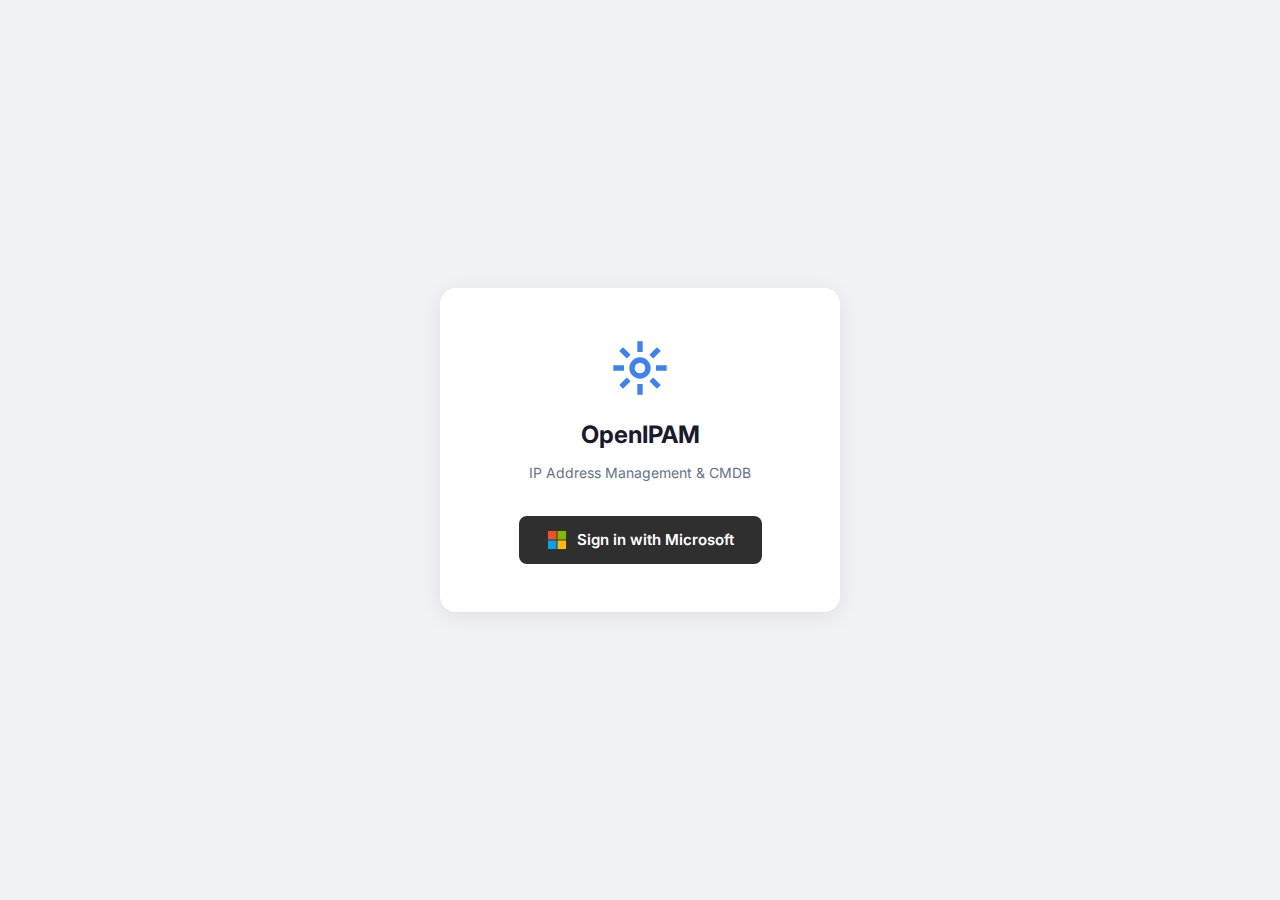
<file: login.html>
<!DOCTYPE html>
<html lang="en">
<head>
    <meta charset="UTF-8">
    <meta name="viewport" content="width=device-width, initial-scale=1.0">
    <title>OpenIPAM - Sign In</title>
    <link rel="stylesheet" href="styles.css">
    <link rel="preconnect" href="https://fonts.googleapis.com">
    <link rel="preconnect" href="https://fonts.gstatic.com" crossorigin>
    <link href="https://fonts.googleapis.com/css2?family=Inter:wght@300;400;500;600;700&display=swap" rel="stylesheet">
    <style>
        body {
            margin: 0;
            min-height: 100vh;
            display: flex;
            align-items: center;
            justify-content: center;
            background: var(--bg-primary, #f0f2f5);
            font-family: 'Inter', -apple-system, BlinkMacSystemFont, sans-serif;
        }
        .login-card {
            background: var(--bg-secondary, #ffffff);
            border-radius: 16px;
            box-shadow: 0 4px 24px rgba(0,0,0,0.08);
            padding: 48px 40px;
            text-align: center;
            max-width: 400px;
            width: 100%;
        }
        .login-logo {
            width: 64px;
            height: 64px;
            margin: 0 auto 16px;
            color: var(--accent, #3b82f6);
        }
        .login-title {
            font-size: 24px;
            font-weight: 700;
            margin: 0 0 8px;
            color: var(--text-primary, #1a1a2e);
        }
        .login-subtitle {
            font-size: 14px;
            color: var(--text-secondary, #64748b);
            margin: 0 0 32px;
        }
        .login-btn {
            display: inline-flex;
            align-items: center;
            gap: 10px;
            padding: 12px 28px;
            font-size: 15px;
            font-weight: 600;
            color: #fff;
            background: #2f2f2f;
            border: none;
            border-radius: 8px;
            cursor: pointer;
            text-decoration: none;
            transition: background 0.2s;
        }
        .login-btn:hover {
            background: #1a1a1a;
        }
        .login-btn svg {
            width: 20px;
            height: 20px;
        }
    </style>
</head>
<body>
    <div class="login-card">
        <div class="login-logo">
            <svg viewBox="0 0 24 24" fill="none" stroke="currentColor" stroke-width="2">
                <circle cx="12" cy="12" r="3"/>
                <path d="M12 2v4m0 12v4M2 12h4m12 0h4"/>
                <path d="M4.93 4.93l2.83 2.83m8.48 8.48l2.83 2.83M4.93 19.07l2.83-2.83m8.48-8.48l2.83-2.83"/>
            </svg>
        </div>
        <h1 class="login-title">OpenIPAM</h1>
        <p class="login-subtitle">IP Address Management &amp; CMDB</p>
        <a href="/auth/saml/login" class="login-btn">
            <svg viewBox="0 0 21 21" xmlns="http://www.w3.org/2000/svg">
                <rect x="1" y="1" width="9" height="9" fill="#f25022"/>
                <rect x="11" y="1" width="9" height="9" fill="#7fba00"/>
                <rect x="1" y="11" width="9" height="9" fill="#00a4ef"/>
                <rect x="11" y="11" width="9" height="9" fill="#ffb900"/>
            </svg>
            Sign in with Microsoft
        </a>
    </div>
</body>
</html>
</file>
<file: styles.css>
/* ============================================
   NetManager - IPAM & CMDB Modern UI
   Professional Design System
   ============================================ */

:root {
    /* Primary Colors */
    --primary-50: #eff6ff;
    --primary-100: #dbeafe;
    --primary-200: #bfdbfe;
    --primary-300: #93c5fd;
    --primary-400: #60a5fa;
    --primary-500: #3b82f6;
    --primary-600: #2563eb;
    --primary-700: #1d4ed8;
    --primary-800: #1e40af;
    --primary-900: #1e3a8a;

    /* Neutral Colors */
    --gray-50: #f9fafb;
    --gray-100: #f3f4f6;
    --gray-200: #e5e7eb;
    --gray-300: #d1d5db;
    --gray-400: #9ca3af;
    --gray-500: #6b7280;
    --gray-600: #4b5563;
    --gray-700: #374151;
    --gray-800: #1f2937;
    --gray-900: #111827;

    /* Semantic Colors */
    --success-50: #ecfdf5;
    --success-500: #10b981;
    --success-600: #059669;
    --warning-50: #fffbeb;
    --warning-500: #f59e0b;
    --warning-600: #d97706;
    --danger-50: #fef2f2;
    --danger-500: #ef4444;
    --danger-600: #dc2626;
    --info-50: #eff6ff;
    --info-500: #3b82f6;

    /* Gradients */
    --gradient-blue: linear-gradient(135deg, #667eea 0%, #764ba2 100%);
    --gradient-purple: linear-gradient(135deg, #f093fb 0%, #f5576c 100%);
    --gradient-green: linear-gradient(135deg, #4facfe 0%, #00f2fe 100%);
    --gradient-orange: linear-gradient(135deg, #fa709a 0%, #fee140 100%);

    /* Layout */
    --sidebar-width: 280px;
    --sidebar-collapsed: 80px;
    --header-height: 64px;
    --border-radius-sm: 6px;
    --border-radius: 10px;
    --border-radius-lg: 16px;
    --border-radius-xl: 24px;

    /* Shadows */
    --shadow-sm: 0 1px 2px 0 rgb(0 0 0 / 0.05);
    --shadow: 0 1px 3px 0 rgb(0 0 0 / 0.1), 0 1px 2px -1px rgb(0 0 0 / 0.1);
    --shadow-md: 0 4px 6px -1px rgb(0 0 0 / 0.1), 0 2px 4px -2px rgb(0 0 0 / 0.1);
    --shadow-lg: 0 10px 15px -3px rgb(0 0 0 / 0.1), 0 4px 6px -4px rgb(0 0 0 / 0.1);
    --shadow-xl: 0 20px 25px -5px rgb(0 0 0 / 0.1), 0 8px 10px -6px rgb(0 0 0 / 0.1);

    /* Transitions */
    --transition-fast: 150ms cubic-bezier(0.4, 0, 0.2, 1);
    --transition: 200ms cubic-bezier(0.4, 0, 0.2, 1);
    --transition-slow: 300ms cubic-bezier(0.4, 0, 0.2, 1);
}

/* ============================================
   Base Styles
   ============================================ */

* {
    margin: 0;
    padding: 0;
    box-sizing: border-box;
}

html {
    font-size: 14px;
    scroll-behavior: smooth;
}

body {
    font-family: 'Inter', -apple-system, BlinkMacSystemFont, 'Segoe UI', Roboto, sans-serif;
    background: var(--gray-50);
    color: var(--gray-800);
    line-height: 1.6;
    -webkit-font-smoothing: antialiased;
    -moz-osx-font-smoothing: grayscale;
}

/* ============================================
   Layout
   ============================================ */

.app-container {
    display: flex;
    min-height: 100vh;
}

/* ============================================
   Sidebar
   ============================================ */

.sidebar {
    width: var(--sidebar-width);
    background: linear-gradient(180deg, var(--gray-900) 0%, #0f172a 100%);
    color: white;
    position: fixed;
    height: 100vh;
    display: flex;
    flex-direction: column;
    z-index: 100;
    transition: width var(--transition-slow);
}

.logo {
    padding: 24px;
    display: flex;
    align-items: center;
    gap: 14px;
    border-bottom: 1px solid rgba(255, 255, 255, 0.08);
}

.logo-icon {
    width: 42px;
    height: 42px;
    background: var(--gradient-blue);
    border-radius: var(--border-radius);
    display: flex;
    align-items: center;
    justify-content: center;
    flex-shrink: 0;
}

.logo-icon svg {
    width: 24px;
    height: 24px;
    stroke: white;
}

.logo-text h1 {
    font-size: 1.35rem;
    font-weight: 700;
    letter-spacing: -0.025em;
}

.logo .subtitle {
    font-size: 0.75rem;
    color: var(--gray-400);
    font-weight: 500;
    text-transform: uppercase;
    letter-spacing: 0.05em;
}

.nav-section {
    padding: 20px 16px 8px;
}

.nav-section-title {
    font-size: 0.7rem;
    font-weight: 600;
    color: var(--gray-500);
    text-transform: uppercase;
    letter-spacing: 0.08em;
    padding: 0 12px;
    margin-bottom: 8px;
    display: block;
}

.nav-menu {
    list-style: none;
}

.nav-item {
    display: flex;
    align-items: center;
    gap: 12px;
    padding: 12px 16px;
    margin: 2px 0;
    border-radius: var(--border-radius);
    cursor: pointer;
    transition: all var(--transition);
    color: var(--gray-400);
    font-weight: 500;
    font-size: 0.95rem;
}

.nav-item svg {
    width: 20px;
    height: 20px;
    flex-shrink: 0;
    transition: all var(--transition);
}

.nav-item:hover {
    background: rgba(255, 255, 255, 0.06);
    color: white;
}

.nav-item.active {
    background: linear-gradient(135deg, var(--primary-600) 0%, var(--primary-700) 100%);
    color: white;
    box-shadow: 0 4px 12px rgba(59, 130, 246, 0.4);
}

.sidebar-footer {
    margin-top: auto;
    padding: 20px;
    border-top: 1px solid rgba(255, 255, 255, 0.08);
}

.storage-info {
    margin-bottom: 16px;
}

.storage-label {
    display: flex;
    justify-content: space-between;
    font-size: 0.75rem;
    color: var(--gray-400);
    margin-bottom: 8px;
}

.storage-bar {
    height: 4px;
    background: rgba(255, 255, 255, 0.1);
    border-radius: 2px;
    overflow: hidden;
}

.storage-fill {
    height: 100%;
    background: var(--primary-500);
    border-radius: 2px;
    transition: width var(--transition);
}

.btn-danger-outline {
    width: 100%;
    display: flex;
    align-items: center;
    justify-content: center;
    gap: 8px;
    padding: 10px 16px;
    background: transparent;
    border: 1px solid rgba(239, 68, 68, 0.3);
    border-radius: var(--border-radius);
    color: var(--danger-500);
    font-size: 0.85rem;
    font-weight: 500;
    cursor: pointer;
    transition: all var(--transition);
}

.btn-danger-outline svg {
    width: 16px;
    height: 16px;
}

.btn-danger-outline:hover {
    background: var(--danger-500);
    border-color: var(--danger-500);
    color: white;
}

/* ============================================
   Main Content
   ============================================ */

.main-content {
    flex: 1;
    margin-left: var(--sidebar-width);
    padding: 32px 40px;
    min-height: 100vh;
    background: var(--gray-50);
}

/* Pages */
.page {
    display: none;
    animation: fadeIn 0.3s ease;
}

.page.active {
    display: block;
}

@keyframes fadeIn {
    from { opacity: 0; transform: translateY(10px); }
    to { opacity: 1; transform: translateY(0); }
}

.page-header {
    display: flex;
    justify-content: space-between;
    align-items: flex-start;
    margin-bottom: 32px;
}

.page-title h2 {
    font-size: 1.75rem;
    font-weight: 700;
    color: var(--gray-900);
    letter-spacing: -0.025em;
}

.page-description {
    color: var(--gray-500);
    font-size: 0.95rem;
    margin-top: 4px;
}

.header-actions {
    display: flex;
    gap: 12px;
}

/* ============================================
   Buttons
   ============================================ */

.btn-primary {
    display: inline-flex;
    align-items: center;
    gap: 8px;
    padding: 10px 20px;
    background: linear-gradient(135deg, var(--primary-600) 0%, var(--primary-700) 100%);
    color: white;
    border: none;
    border-radius: var(--border-radius);
    font-size: 0.9rem;
    font-weight: 600;
    cursor: pointer;
    transition: all var(--transition);
    box-shadow: 0 2px 8px rgba(59, 130, 246, 0.3);
}

.btn-primary svg {
    width: 18px;
    height: 18px;
}

.btn-primary:hover {
    transform: translateY(-1px);
    box-shadow: 0 4px 12px rgba(59, 130, 246, 0.4);
}

.btn-primary:active {
    transform: translateY(0);
}

.btn-secondary {
    display: inline-flex;
    align-items: center;
    gap: 8px;
    padding: 10px 20px;
    background: white;
    color: var(--gray-700);
    border: 1px solid var(--gray-300);
    border-radius: var(--border-radius);
    font-size: 0.9rem;
    font-weight: 600;
    cursor: pointer;
    transition: all var(--transition);
}

.btn-secondary:hover {
    background: var(--gray-50);
    border-color: var(--gray-400);
}

.btn-link {
    background: none;
    border: none;
    color: var(--primary-600);
    font-weight: 500;
    cursor: pointer;
    padding: 0;
    font-size: inherit;
}

.btn-link:hover {
    text-decoration: underline;
}

.btn-icon {
    width: 36px;
    height: 36px;
    border: none;
    border-radius: var(--border-radius);
    cursor: pointer;
    display: inline-flex;
    align-items: center;
    justify-content: center;
    transition: all var(--transition);
    font-size: 1rem;
}

.btn-icon.view {
    background: var(--info-50);
    color: var(--info-500);
}

.btn-icon.edit {
    background: var(--warning-50);
    color: var(--warning-600);
}

.btn-icon.delete {
    background: var(--danger-50);
    color: var(--danger-500);
}

.btn-icon:hover {
    transform: scale(1.05);
}

/* ============================================
   Stats Cards
   ============================================ */

.stats-grid {
    display: grid;
    grid-template-columns: repeat(auto-fit, minmax(240px, 1fr));
    gap: 24px;
    margin-bottom: 32px;
}

.stat-card {
    background: white;
    border-radius: var(--border-radius-lg);
    padding: 24px;
    display: flex;
    align-items: center;
    gap: 20px;
    box-shadow: var(--shadow);
    position: relative;
    overflow: hidden;
    transition: all var(--transition);
}

.stat-card::before {
    content: '';
    position: absolute;
    top: 0;
    left: 0;
    right: 0;
    height: 4px;
}

.stat-card.gradient-blue::before { background: var(--gradient-blue); }
.stat-card.gradient-purple::before { background: var(--gradient-purple); }
.stat-card.gradient-green::before { background: var(--gradient-green); }
.stat-card.gradient-orange::before { background: var(--gradient-orange); }

.stat-card:hover {
    transform: translateY(-2px);
    box-shadow: var(--shadow-lg);
}

.stat-icon {
    width: 56px;
    height: 56px;
    border-radius: var(--border-radius);
    display: flex;
    align-items: center;
    justify-content: center;
    flex-shrink: 0;
}

.stat-card.gradient-blue .stat-icon { background: rgba(102, 126, 234, 0.1); color: #667eea; }
.stat-card.gradient-purple .stat-icon { background: rgba(240, 147, 251, 0.1); color: #f093fb; }
.stat-card.gradient-green .stat-icon { background: rgba(79, 172, 254, 0.1); color: #4facfe; }
.stat-card.gradient-orange .stat-icon { background: rgba(250, 112, 154, 0.1); color: #fa709a; }

.stat-icon svg {
    width: 28px;
    height: 28px;
}

.stat-info {
    display: flex;
    flex-direction: column;
}

.stat-value {
    font-size: 2rem;
    font-weight: 700;
    line-height: 1;
    color: var(--gray-900);
}

.stat-label {
    color: var(--gray-500);
    font-size: 0.9rem;
    margin-top: 6px;
    font-weight: 500;
}

.stat-trend {
    margin-left: auto;
}

.stat-trend svg {
    width: 24px;
    height: 24px;
}

.stat-trend.up { color: var(--success-500); }
.stat-trend.down { color: var(--danger-500); }

/* ============================================
   Cards
   ============================================ */

.card {
    background: white;
    border-radius: var(--border-radius-lg);
    box-shadow: var(--shadow);
    margin-bottom: 24px;
    overflow: hidden;
}

.card-header {
    display: flex;
    justify-content: space-between;
    align-items: center;
    padding: 20px 24px;
    border-bottom: 1px solid var(--gray-100);
}

.card-header h3 {
    font-size: 1.1rem;
    font-weight: 600;
    color: var(--gray-900);
}

.card-link {
    color: var(--primary-600);
    font-size: 0.85rem;
    font-weight: 500;
    text-decoration: none;
}

.card-link:hover {
    text-decoration: underline;
}

.card-actions {
    display: flex;
    gap: 12px;
}

.card-body {
    padding: 24px;
}

.card-body.no-padding {
    padding: 0;
}

/* ============================================
   Dashboard Grid
   ============================================ */

.dashboard-grid {
    display: grid;
    grid-template-columns: repeat(auto-fit, minmax(400px, 1fr));
    gap: 24px;
    margin-bottom: 24px;
}

/* Utilization Chart */
.utilization-chart {
    display: flex;
    align-items: center;
    gap: 40px;
}

.donut-chart {
    position: relative;
    width: 160px;
    height: 160px;
    flex-shrink: 0;
}

.donut-chart svg {
    width: 100%;
    height: 100%;
    transform: rotate(-90deg);
}

.donut-ring {
    fill: none;
    stroke: var(--gray-100);
    stroke-width: 3;
}

.donut-segment {
    fill: none;
    stroke: var(--primary-500);
    stroke-width: 3;
    stroke-linecap: round;
    transition: stroke-dasharray 0.5s ease;
}

.donut-center {
    position: absolute;
    top: 50%;
    left: 50%;
    transform: translate(-50%, -50%);
    text-align: center;
}

.donut-value {
    font-size: 1.75rem;
    font-weight: 700;
    color: var(--gray-900);
    display: block;
}

.donut-label {
    font-size: 0.85rem;
    color: var(--gray-500);
}

.utilization-legend {
    flex: 1;
}

.legend-item {
    display: flex;
    align-items: center;
    gap: 12px;
    padding: 12px 0;
    border-bottom: 1px solid var(--gray-100);
}

.legend-item:last-child {
    border-bottom: none;
}

.legend-dot {
    width: 12px;
    height: 12px;
    border-radius: 50%;
}

.legend-dot.assigned { background: var(--primary-500); }
.legend-dot.available { background: var(--success-500); }
.legend-dot.reserved { background: var(--warning-500); }

.legend-label {
    flex: 1;
    color: var(--gray-600);
}

.legend-value {
    font-weight: 600;
    color: var(--gray-900);
}

/* Companies List */
.companies-list {
    max-height: 280px;
    overflow-y: auto;
}

.company-item {
    display: flex;
    align-items: center;
    gap: 16px;
    padding: 16px;
    border-bottom: 1px solid var(--gray-100);
    transition: background var(--transition);
}

.company-item:last-child {
    border-bottom: none;
}

.company-item:hover {
    background: var(--gray-50);
}

.company-color {
    width: 12px;
    height: 40px;
    border-radius: 4px;
    flex-shrink: 0;
}

.company-info {
    flex: 1;
}

.company-info h4 {
    font-weight: 600;
    color: var(--gray-900);
    margin-bottom: 2px;
}

.company-info span {
    font-size: 0.85rem;
    color: var(--gray-500);
}

.company-stats {
    display: flex;
    gap: 16px;
    font-size: 0.85rem;
}

.company-stats span {
    color: var(--gray-500);
}

.company-stats strong {
    color: var(--gray-700);
}

.empty-state {
    text-align: center;
    padding: 40px 20px;
    color: var(--gray-400);
}

.empty-state svg {
    width: 48px;
    height: 48px;
    margin-bottom: 16px;
    opacity: 0.5;
}

.empty-state span {
    display: block;
    margin-bottom: 12px;
}

/* Companies Grid */
.companies-grid {
    display: grid;
    grid-template-columns: repeat(auto-fill, minmax(320px, 1fr));
    gap: 24px;
}

.company-card {
    background: white;
    border-radius: var(--border-radius-lg);
    box-shadow: var(--shadow);
    padding: 24px;
    transition: all var(--transition);
    cursor: pointer;
    position: relative;
    overflow: hidden;
}

.company-card::before {
    content: '';
    position: absolute;
    top: 0;
    left: 0;
    right: 0;
    height: 4px;
    background: var(--primary-500);
}

.company-card:hover {
    transform: translateY(-4px);
    box-shadow: var(--shadow-xl);
}

.company-card.add-new {
    border: 2px dashed var(--gray-300);
    background: transparent;
    box-shadow: none;
    display: flex;
    flex-direction: column;
    align-items: center;
    justify-content: center;
    min-height: 200px;
    color: var(--gray-400);
}

.company-card.add-new::before {
    display: none;
}

.company-card.add-new:hover {
    border-color: var(--primary-400);
    color: var(--primary-600);
    background: var(--primary-50);
}

.add-icon {
    width: 48px;
    height: 48px;
    border-radius: 50%;
    background: var(--gray-100);
    display: flex;
    align-items: center;
    justify-content: center;
    margin-bottom: 12px;
    transition: all var(--transition);
}

.company-card.add-new:hover .add-icon {
    background: var(--primary-100);
}

.add-icon svg {
    width: 24px;
    height: 24px;
}

.company-card-header {
    display: flex;
    align-items: flex-start;
    gap: 16px;
    margin-bottom: 20px;
}

.company-card-icon {
    width: 48px;
    height: 48px;
    border-radius: var(--border-radius);
    display: flex;
    align-items: center;
    justify-content: center;
    font-size: 1.25rem;
    font-weight: 700;
    color: white;
    flex-shrink: 0;
}

.company-card-title h3 {
    font-size: 1.15rem;
    font-weight: 600;
    color: var(--gray-900);
    margin-bottom: 4px;
}

.company-card-title span {
    font-size: 0.85rem;
    color: var(--gray-500);
}

.company-card-stats {
    display: grid;
    grid-template-columns: repeat(3, 1fr);
    gap: 16px;
    padding-top: 20px;
    border-top: 1px solid var(--gray-100);
}

.company-stat {
    text-align: center;
}

.company-stat-value {
    font-size: 1.25rem;
    font-weight: 700;
    color: var(--gray-900);
    display: block;
}

.company-stat-label {
    font-size: 0.75rem;
    color: var(--gray-500);
    text-transform: uppercase;
    letter-spacing: 0.05em;
}

.company-card-actions {
    position: absolute;
    top: 16px;
    right: 16px;
    display: flex;
    gap: 8px;
    opacity: 0;
    transition: opacity var(--transition);
}

.company-card:hover .company-card-actions {
    opacity: 1;
}

/* ============================================
   Tables
   ============================================ */

.table-responsive {
    overflow-x: auto;
}

.data-table {
    width: 100%;
    border-collapse: collapse;
}

.data-table th,
.data-table td {
    padding: 16px 20px;
    text-align: left;
}

.data-table th {
    background: var(--gray-50);
    font-weight: 600;
    font-size: 0.8rem;
    text-transform: uppercase;
    letter-spacing: 0.05em;
    color: var(--gray-600);
    border-bottom: 1px solid var(--gray-200);
    white-space: nowrap;
}

.data-table th.sortable {
    cursor: pointer;
    user-select: none;
    transition: background var(--transition);
}

.data-table th.sortable:hover {
    background: var(--gray-100);
}

.data-table tbody tr {
    border-bottom: 1px solid var(--gray-100);
    transition: background var(--transition);
}

.data-table tbody tr:hover {
    background: var(--gray-50);
}

.data-table tbody tr:last-child {
    border-bottom: none;
}

.data-table .empty-message {
    text-align: center;
    color: var(--gray-400);
    padding: 48px 20px;
}

/* Status Badges */
.status-badge {
    display: inline-flex;
    align-items: center;
    padding: 4px 12px;
    border-radius: 20px;
    font-size: 0.8rem;
    font-weight: 600;
    text-transform: capitalize;
}

.status-badge.running,
.status-badge.assigned {
    background: var(--success-50);
    color: var(--success-600);
}

.status-badge.stopped {
    background: var(--danger-50);
    color: var(--danger-600);
}

.status-badge.available {
    background: var(--info-50);
    color: var(--info-500);
}

.status-badge.reserved {
    background: var(--warning-50);
    color: var(--warning-600);
}

/* Company Badge */
.company-badge {
    display: inline-flex;
    align-items: center;
    gap: 8px;
    padding: 4px 10px;
    border-radius: var(--border-radius-sm);
    font-size: 0.85rem;
    font-weight: 500;
}

.company-badge-dot {
    width: 8px;
    height: 8px;
    border-radius: 50%;
}

/* Resource Display */
.resource-display {
    display: flex;
    flex-direction: column;
    gap: 4px;
    font-size: 0.85rem;
}

.resource-display span {
    display: flex;
    align-items: center;
    gap: 6px;
    color: var(--gray-600);
}

.resource-display .icon {
    width: 14px;
    height: 14px;
    opacity: 0.6;
}

/* Usage Bar */
.usage-bar-container {
    display: flex;
    align-items: center;
    gap: 12px;
}

.usage-bar {
    flex: 1;
    height: 8px;
    background: var(--gray-100);
    border-radius: 4px;
    overflow: hidden;
    min-width: 80px;
}

.usage-bar-fill {
    height: 100%;
    border-radius: 4px;
    transition: width var(--transition);
}

.usage-bar-fill.low { background: var(--success-500); }
.usage-bar-fill.medium { background: var(--warning-500); }
.usage-bar-fill.high { background: var(--danger-500); }

.usage-text {
    font-size: 0.85rem;
    font-weight: 500;
    color: var(--gray-600);
    white-space: nowrap;
}

/* ============================================
   Filters Bar
   ============================================ */

.filters-bar {
    display: flex;
    gap: 16px;
    margin-bottom: 24px;
    flex-wrap: wrap;
}

.search-box {
    position: relative;
    flex: 1;
    min-width: 250px;
    max-width: 400px;
}

.search-box svg {
    position: absolute;
    left: 14px;
    top: 50%;
    transform: translateY(-50%);
    width: 18px;
    height: 18px;
    color: var(--gray-400);
    pointer-events: none;
}

.search-box input {
    width: 100%;
    padding: 12px 16px 12px 44px;
    background: white;
    border: 1px solid var(--gray-200);
    border-radius: var(--border-radius);
    font-size: 0.95rem;
    transition: all var(--transition);
}

.search-box input:focus {
    outline: none;
    border-color: var(--primary-500);
    box-shadow: 0 0 0 3px rgba(59, 130, 246, 0.1);
}

.filters-bar select {
    padding: 12px 16px;
    background: white;
    border: 1px solid var(--gray-200);
    border-radius: var(--border-radius);
    font-size: 0.95rem;
    color: var(--gray-700);
    cursor: pointer;
    transition: all var(--transition);
    min-width: 160px;
}

.filters-bar select:focus {
    outline: none;
    border-color: var(--primary-500);
}

.select-small {
    padding: 8px 12px;
    font-size: 0.85rem;
    background: var(--gray-50);
    border: 1px solid var(--gray-200);
    border-radius: var(--border-radius-sm);
    color: var(--gray-700);
    cursor: pointer;
}

/* ============================================
   Modals
   ============================================ */

.modal-overlay {
    position: fixed;
    top: 0;
    left: 0;
    width: 100%;
    height: 100%;
    background: rgba(0, 0, 0, 0.5);
    backdrop-filter: blur(4px);
    z-index: 200;
    opacity: 0;
    visibility: hidden;
    transition: all var(--transition);
}

.modal-overlay.active {
    opacity: 1;
    visibility: visible;
}

.modal {
    position: fixed;
    top: 50%;
    left: 50%;
    transform: translate(-50%, -50%) scale(0.95);
    background: white;
    border-radius: var(--border-radius-lg);
    box-shadow: var(--shadow-xl);
    z-index: 201;
    width: 90%;
    max-width: 540px;
    max-height: 90vh;
    overflow: hidden;
    opacity: 0;
    visibility: hidden;
    transition: all var(--transition);
}

.modal.modal-large {
    max-width: 720px;
}

.modal.active {
    opacity: 1;
    visibility: visible;
    transform: translate(-50%, -50%) scale(1);
}

.modal-header {
    display: flex;
    justify-content: space-between;
    align-items: center;
    padding: 20px 24px;
    border-bottom: 1px solid var(--gray-100);
}

.modal-header h3 {
    font-size: 1.25rem;
    font-weight: 600;
    color: var(--gray-900);
}

.modal-close {
    width: 36px;
    height: 36px;
    border: none;
    background: var(--gray-100);
    border-radius: var(--border-radius);
    font-size: 1.5rem;
    color: var(--gray-500);
    cursor: pointer;
    display: flex;
    align-items: center;
    justify-content: center;
    transition: all var(--transition);
    line-height: 1;
}

.modal-close:hover {
    background: var(--gray-200);
    color: var(--gray-700);
}

.modal-body {
    padding: 24px;
    max-height: calc(90vh - 80px);
    overflow-y: auto;
}

/* Quick Add Options */
.quick-add-options {
    display: grid;
    grid-template-columns: repeat(3, 1fr);
    gap: 16px;
}

.quick-option {
    display: flex;
    flex-direction: column;
    align-items: center;
    gap: 12px;
    padding: 24px;
    border: 2px solid var(--gray-200);
    border-radius: var(--border-radius);
    cursor: pointer;
    transition: all var(--transition);
}

.quick-option:hover {
    border-color: var(--primary-500);
    background: var(--primary-50);
}

.quick-option svg {
    width: 32px;
    height: 32px;
    color: var(--gray-500);
    transition: color var(--transition);
}

.quick-option:hover svg {
    color: var(--primary-600);
}

.quick-option span {
    font-weight: 600;
    color: var(--gray-700);
}

/* ============================================
   Forms
   ============================================ */

.form-group {
    margin-bottom: 20px;
}

.form-group label {
    display: block;
    margin-bottom: 8px;
    font-weight: 500;
    font-size: 0.9rem;
    color: var(--gray-700);
}

.form-group input,
.form-group select,
.form-group textarea {
    width: 100%;
    padding: 12px 16px;
    background: white;
    border: 1px solid var(--gray-300);
    border-radius: var(--border-radius);
    font-size: 0.95rem;
    color: var(--gray-800);
    transition: all var(--transition);
}

.form-group input:focus,
.form-group select:focus,
.form-group textarea:focus {
    outline: none;
    border-color: var(--primary-500);
    box-shadow: 0 0 0 3px rgba(59, 130, 246, 0.1);
}

.form-group textarea {
    min-height: 100px;
    resize: vertical;
}

.form-group input::placeholder {
    color: var(--gray-400);
}

.form-row {
    display: grid;
    grid-template-columns: repeat(auto-fit, minmax(180px, 1fr));
    gap: 16px;
}

.form-section-title {
    font-size: 0.85rem;
    font-weight: 600;
    text-transform: uppercase;
    letter-spacing: 0.05em;
    color: var(--gray-500);
    margin: 24px 0 16px;
    padding-bottom: 8px;
    border-bottom: 1px solid var(--gray-200);
}

.form-section-title:first-child {
    margin-top: 0;
}

.form-actions {
    display: flex;
    justify-content: flex-end;
    gap: 12px;
    margin-top: 24px;
    padding-top: 20px;
    border-top: 1px solid var(--gray-100);
}

.help-text {
    display: block;
    margin-top: 6px;
    font-size: 0.8rem;
    color: var(--gray-500);
}

.help-text.success {
    color: var(--success-600);
}

/* Color Picker */
.color-picker {
    display: flex;
    align-items: center;
    gap: 12px;
}

.color-picker input[type="color"] {
    width: 48px;
    height: 48px;
    padding: 0;
    border: 2px solid var(--gray-200);
    border-radius: var(--border-radius);
    cursor: pointer;
}

/* Checkbox */
.checkbox-group {
    margin: 16px 0;
}

.checkbox-label {
    display: flex;
    align-items: center;
    gap: 12px;
    cursor: pointer;
    font-size: 0.95rem;
    color: var(--gray-700);
}

.checkbox-label input[type="checkbox"] {
    width: 20px;
    height: 20px;
    accent-color: var(--primary-600);
}

/* Radio */
.radio-group {
    display: flex;
    flex-wrap: wrap;
    gap: 16px;
}

.radio-label {
    display: flex;
    align-items: center;
    gap: 8px;
    cursor: pointer;
    font-size: 0.95rem;
    color: var(--gray-700);
}

.radio-label input[type="radio"] {
    width: 18px;
    height: 18px;
    accent-color: var(--primary-600);
}

/* ============================================
   Import/Export
   ============================================ */

.import-export-grid {
    display: grid;
    grid-template-columns: repeat(auto-fit, minmax(320px, 1fr));
    gap: 24px;
}

.file-upload-area {
    border: 2px dashed var(--gray-300);
    border-radius: var(--border-radius-lg);
    padding: 48px 24px;
    text-align: center;
    cursor: pointer;
    transition: all var(--transition);
    position: relative;
    background: var(--gray-50);
}

.file-upload-area:hover,
.file-upload-area.dragover {
    border-color: var(--primary-500);
    background: var(--primary-50);
}

.file-upload-area input[type="file"] {
    position: absolute;
    top: 0;
    left: 0;
    width: 100%;
    height: 100%;
    opacity: 0;
    cursor: pointer;
}

.file-upload-area.small {
    padding: 32px 20px;
}

.upload-icon {
    width: 64px;
    height: 64px;
    margin: 0 auto 16px;
    background: white;
    border-radius: 50%;
    display: flex;
    align-items: center;
    justify-content: center;
    box-shadow: var(--shadow);
}

.upload-icon svg {
    width: 28px;
    height: 28px;
    color: var(--primary-500);
}

.upload-icon.small {
    width: 48px;
    height: 48px;
}

.upload-icon.small svg {
    width: 22px;
    height: 22px;
}

.upload-text {
    font-weight: 600;
    color: var(--gray-700);
    margin-bottom: 4px;
}

.upload-subtext {
    font-size: 0.85rem;
    color: var(--gray-500);
}

.csv-format-details {
    margin-top: 16px;
}

.csv-format-details summary {
    font-size: 0.85rem;
    color: var(--primary-600);
    cursor: pointer;
    font-weight: 500;
}

.csv-format {
    display: block;
    margin-top: 12px;
    padding: 12px 16px;
    background: var(--gray-100);
    border-radius: var(--border-radius);
    font-size: 0.8rem;
    font-family: monospace;
    overflow-x: auto;
    white-space: nowrap;
}

.import-status {
    margin-top: 16px;
    padding: 16px;
    border-radius: var(--border-radius);
    display: none;
}

.import-status.success {
    display: block;
    background: var(--success-50);
    border: 1px solid var(--success-500);
    color: var(--success-600);
}

.import-status.error {
    display: block;
    background: var(--danger-50);
    border: 1px solid var(--danger-500);
    color: var(--danger-600);
}

/* Export Options */
.export-options {
    display: flex;
    flex-direction: column;
    gap: 12px;
}

.export-option {
    display: flex;
    align-items: center;
    gap: 16px;
    padding: 16px;
    border: 1px solid var(--gray-200);
    border-radius: var(--border-radius);
    cursor: pointer;
    transition: all var(--transition);
}

.export-option:hover {
    border-color: var(--primary-500);
    background: var(--primary-50);
}

.export-icon {
    width: 48px;
    height: 48px;
    background: var(--gray-100);
    border-radius: var(--border-radius);
    display: flex;
    align-items: center;
    justify-content: center;
    transition: all var(--transition);
}

.export-option:hover .export-icon {
    background: var(--primary-100);
}

.export-icon svg {
    width: 24px;
    height: 24px;
    color: var(--gray-600);
}

.export-option:hover .export-icon svg {
    color: var(--primary-600);
}

.export-info {
    flex: 1;
}

.export-title {
    display: block;
    font-weight: 600;
    color: var(--gray-800);
}

.export-desc {
    font-size: 0.85rem;
    color: var(--gray-500);
}

/* ============================================
   Toast Notifications
   ============================================ */

.toast {
    position: fixed;
    bottom: 32px;
    right: 32px;
    display: flex;
    align-items: center;
    gap: 12px;
    padding: 16px 24px;
    background: white;
    border-radius: var(--border-radius);
    box-shadow: var(--shadow-xl);
    z-index: 300;
    transform: translateY(100px);
    opacity: 0;
    transition: all var(--transition-slow);
}

.toast.show {
    transform: translateY(0);
    opacity: 1;
}

.toast-icon {
    width: 24px;
    height: 24px;
    border-radius: 50%;
    display: flex;
    align-items: center;
    justify-content: center;
}

.toast.success .toast-icon {
    background: var(--success-50);
    color: var(--success-500);
}

.toast.error .toast-icon {
    background: var(--danger-50);
    color: var(--danger-500);
}

.toast.info .toast-icon {
    background: var(--info-50);
    color: var(--info-500);
}

.toast-message {
    font-weight: 500;
    color: var(--gray-700);
}

/* ============================================
   Host Details
   ============================================ */

.host-details-grid {
    display: grid;
    grid-template-columns: repeat(2, 1fr);
    gap: 16px;
}

.detail-item {
    padding: 16px;
    background: var(--gray-50);
    border-radius: var(--border-radius);
}

.detail-item label {
    font-size: 0.75rem;
    font-weight: 600;
    color: var(--gray-500);
    text-transform: uppercase;
    letter-spacing: 0.05em;
    display: block;
    margin-bottom: 4px;
}

.detail-item .value {
    font-size: 1rem;
    font-weight: 500;
    color: var(--gray-800);
}

.detail-item.full-width {
    grid-column: 1 / -1;
}

/* IP List Grid */
.ip-list-grid {
    display: grid;
    grid-template-columns: repeat(auto-fill, minmax(260px, 1fr));
    gap: 12px;
    max-height: 400px;
    overflow-y: auto;
    padding: 4px;
}

.ip-item {
    display: flex;
    justify-content: space-between;
    align-items: center;
    padding: 12px 16px;
    background: var(--gray-50);
    border-radius: var(--border-radius);
    border-left: 4px solid var(--gray-300);
    transition: all var(--transition);
}

.ip-item:hover {
    background: white;
    box-shadow: var(--shadow);
}

.ip-item.assigned {
    border-left-color: var(--success-500);
    background: var(--success-50);
}

.ip-item.reserved {
    border-left-color: var(--warning-500);
    background: var(--warning-50);
}

.ip-address {
    font-family: 'SF Mono', Monaco, 'Courier New', monospace;
    font-weight: 600;
    color: var(--gray-800);
}

.ip-host {
    font-size: 0.85rem;
    color: var(--gray-500);
    margin-top: 2px;
}

/* ============================================
   Responsive Design
   ============================================ */

@media (max-width: 1024px) {
    .main-content {
        padding: 24px;
    }

    .dashboard-grid {
        grid-template-columns: 1fr;
    }
}

@media (max-width: 768px) {
    .sidebar {
        width: var(--sidebar-collapsed);
    }

    .logo-text,
    .nav-section-title,
    .nav-item span,
    .sidebar-footer .storage-info,
    .btn-danger-outline span {
        display: none;
    }

    .logo {
        padding: 16px;
        justify-content: center;
    }

    .nav-item {
        justify-content: center;
        padding: 14px;
    }

    .sidebar-footer {
        padding: 16px;
    }

    .btn-danger-outline {
        padding: 12px;
    }

    .btn-danger-outline svg {
        margin: 0;
    }

    .main-content {
        margin-left: var(--sidebar-collapsed);
        padding: 20px;
    }

    .page-header {
        flex-direction: column;
        gap: 16px;
    }

    .stats-grid {
        grid-template-columns: repeat(2, 1fr);
    }

    .filters-bar {
        flex-direction: column;
    }

    .search-box {
        max-width: none;
    }

    .host-details-grid {
        grid-template-columns: 1fr;
    }

    .quick-add-options {
        grid-template-columns: 1fr;
    }

    .utilization-chart {
        flex-direction: column;
    }
}

/* ============================================
   Scrollbar Styling
   ============================================ */

::-webkit-scrollbar {
    width: 8px;
    height: 8px;
}

::-webkit-scrollbar-track {
    background: var(--gray-100);
    border-radius: 4px;
}

::-webkit-scrollbar-thumb {
    background: var(--gray-300);
    border-radius: 4px;
}

::-webkit-scrollbar-thumb:hover {
    background: var(--gray-400);
}

/* ============================================
   Animations
   ============================================ */

@keyframes pulse {
    0%, 100% { opacity: 1; }
    50% { opacity: 0.5; }
}

@keyframes spin {
    from { transform: rotate(0deg); }
    to { transform: rotate(360deg); }
}

.loading {
    animation: pulse 1.5s ease-in-out infinite;
}

.spinner {
    animation: spin 1s linear infinite;
}

/* ============================================
   Bulk Edit Styles
   ============================================ */

/* Checkbox Column */
.checkbox-col {
    width: 48px;
    text-align: center !important;
}

.checkbox-col input[type="checkbox"],
.data-table td:first-child input[type="checkbox"] {
    width: 18px;
    height: 18px;
    accent-color: var(--primary-600);
    cursor: pointer;
}

/* Selected Row Highlighting */
.data-table tbody tr.selected {
    background: var(--primary-50) !important;
}

.data-table tbody tr.selected:hover {
    background: var(--primary-100) !important;
}

/* Bulk Edit Button */
#bulkEditHostsBtn,
#bulkEditIPsBtn {
    background: linear-gradient(135deg, var(--warning-500) 0%, var(--warning-600) 100%);
    color: white;
    border-color: var(--warning-500);
    box-shadow: 0 2px 8px rgba(245, 158, 11, 0.3);
}

#bulkEditHostsBtn:hover,
#bulkEditIPsBtn:hover {
    transform: translateY(-1px);
    box-shadow: 0 4px 12px rgba(245, 158, 11, 0.4);
}

#bulkEditHostsBtn svg,
#bulkEditIPsBtn svg {
    width: 18px;
    height: 18px;
}

/* Bulk Edit Info Banner */
.bulk-edit-info {
    display: flex;
    align-items: center;
    gap: 12px;
    padding: 16px;
    background: var(--info-50);
    border-radius: var(--border-radius);
    margin-bottom: 20px;
    border: 1px solid var(--primary-200);
}

.bulk-edit-info svg {
    width: 24px;
    height: 24px;
    color: var(--primary-500);
    flex-shrink: 0;
}

.bulk-edit-info span {
    font-weight: 600;
    color: var(--primary-700);
}

/* Danger Zone */
.bulk-danger-zone {
    margin-top: 24px;
    padding: 20px;
    background: var(--danger-50);
    border: 1px solid var(--danger-500);
    border-radius: var(--border-radius);
}

.bulk-danger-zone h4 {
    color: var(--danger-600);
    font-size: 0.9rem;
    margin-bottom: 12px;
}

.btn-danger {
    display: inline-flex;
    align-items: center;
    gap: 8px;
    padding: 10px 20px;
    background: var(--danger-500);
    color: white;
    border: none;
    border-radius: var(--border-radius);
    font-size: 0.9rem;
    font-weight: 600;
    cursor: pointer;
    transition: all var(--transition);
}

.btn-danger svg {
    width: 18px;
    height: 18px;
}

.btn-danger:hover {
    background: var(--danger-600);
    transform: translateY(-1px);
}

/* Action Buttons alignment */
.action-btns {
    display: flex;
    gap: 8px;
    align-items: center;
}

/* ============================================
   Modern Custom Select / Dropdown
   ============================================ */

.custom-select-wrapper {
    position: relative;
}

.custom-select-wrapper select {
    appearance: none;
    -webkit-appearance: none;
    -moz-appearance: none;
    width: 100%;
    padding: 10px 40px 10px 14px;
    background: white;
    border: 1px solid var(--gray-200);
    border-radius: var(--border-radius);
    font-size: 0.9rem;
    color: var(--gray-700);
    cursor: pointer;
    transition: all var(--transition);
    background-image: url("data:image/svg+xml,%3Csvg xmlns='http://www.w3.org/2000/svg' width='20' height='20' viewBox='0 0 24 24' fill='none' stroke='%236b7280' stroke-width='2' stroke-linecap='round' stroke-linejoin='round'%3E%3Cpolyline points='6 9 12 15 18 9'%3E%3C/polyline%3E%3C/svg%3E");
    background-repeat: no-repeat;
    background-position: right 12px center;
    background-size: 16px;
}

.custom-select-wrapper select:hover {
    border-color: var(--gray-300);
    background-color: var(--gray-50);
}

.custom-select-wrapper select:focus {
    outline: none;
    border-color: var(--primary-500);
    box-shadow: 0 0 0 3px rgba(59, 130, 246, 0.1);
    background-color: white;
}

.custom-select-wrapper select option {
    padding: 10px;
}

/* Filter bar select styling */
.filters-bar .custom-select-wrapper select {
    min-width: 150px;
}

/* ============================================
   Host Type Badge
   ============================================ */

.host-type-badge {
    display: inline-flex;
    align-items: center;
    gap: 6px;
    padding: 4px 10px;
    border-radius: var(--border-radius-sm);
    font-size: 0.85rem;
    font-weight: 500;
    white-space: nowrap;
}

.host-type-icon {
    font-size: 1rem;
}

.host-type-name {
    font-size: 0.8rem;
}

/* ============================================
   Compact View Styles
   ============================================ */

.data-table.compact th,
.data-table.compact td {
    padding: 8px 12px;
    font-size: 0.85rem;
}

.data-table.compact .status-badge {
    padding: 2px 8px;
    font-size: 0.75rem;
}

.data-table.compact .company-badge {
    padding: 2px 8px;
    font-size: 0.8rem;
}

.data-table.compact .host-type-badge {
    padding: 2px 8px;
    font-size: 0.8rem;
}

.data-table.compact .host-type-icon {
    font-size: 0.85rem;
}

.data-table.compact .host-type-name {
    font-size: 0.75rem;
}

.data-table.compact .btn-icon {
    width: 28px;
    height: 28px;
    font-size: 0.85rem;
}

.data-table.compact .resource-display span {
    font-size: 0.8rem;
}

/* ============================================
   Icon Button with Text Style
   ============================================ */

.btn-icon-text {
    display: inline-flex;
    align-items: center;
    justify-content: center;
    width: 40px;
    height: 40px;
    padding: 0;
    background: white;
    border: 1px solid var(--gray-200);
    border-radius: var(--border-radius);
    cursor: pointer;
    transition: all var(--transition);
    color: var(--gray-600);
}

.btn-icon-text svg {
    width: 20px;
    height: 20px;
}

.btn-icon-text:hover {
    background: var(--gray-50);
    border-color: var(--gray-300);
    color: var(--gray-800);
}

.btn-icon-text.active {
    background: var(--primary-50);
    border-color: var(--primary-200);
    color: var(--primary-600);
}

/* ============================================
   Column Settings Grid
   ============================================ */

.column-settings-grid {
    display: grid;
    grid-template-columns: repeat(2, 1fr);
    gap: 12px;
    margin: 20px 0;
}

.column-toggle {
    display: flex;
    align-items: center;
    gap: 10px;
    padding: 12px 16px;
    background: var(--gray-50);
    border: 1px solid var(--gray-200);
    border-radius: var(--border-radius);
    cursor: pointer;
    transition: all var(--transition);
}

.column-toggle:hover {
    background: white;
    border-color: var(--primary-300);
}

.column-toggle input[type="checkbox"] {
    width: 18px;
    height: 18px;
    accent-color: var(--primary-600);
    cursor: pointer;
}

.column-toggle-label {
    font-size: 0.9rem;
    color: var(--gray-700);
    font-weight: 500;
}

/* ============================================
   Description Cell
   ============================================ */

.description-cell {
    max-width: 200px;
    white-space: nowrap;
    overflow: hidden;
    text-overflow: ellipsis;
}

/* ============================================
   Form Textarea
   ============================================ */

.form-group textarea {
    width: 100%;
    padding: 12px 16px;
    background: white;
    border: 1px solid var(--gray-300);
    border-radius: var(--border-radius);
    font-size: 0.95rem;
    font-family: inherit;
    color: var(--gray-800);
    transition: all var(--transition);
    resize: vertical;
    min-height: 80px;
}

.form-group textarea:focus {
    outline: none;
    border-color: var(--primary-500);
    box-shadow: 0 0 0 3px rgba(59, 130, 246, 0.1);
}

.form-group textarea::placeholder {
    color: var(--gray-400);
}

/* ============================================
   Improved Filter Bar Responsive
   ============================================ */

@media (max-width: 1200px) {
    .filters-bar {
        flex-wrap: wrap;
    }

    .filters-bar .custom-select-wrapper {
        flex: 1 1 140px;
    }
}

/* ============================================
   Sort Indicator
   ============================================ */

.data-table th.sortable::after {
    content: '';
    display: inline-block;
    margin-left: 6px;
    width: 0;
    height: 0;
    border-left: 4px solid transparent;
    border-right: 4px solid transparent;
    border-bottom: 4px solid var(--gray-400);
    vertical-align: middle;
    opacity: 0.5;
}

.data-table th.sortable:hover::after {
    opacity: 1;
}
</file>
